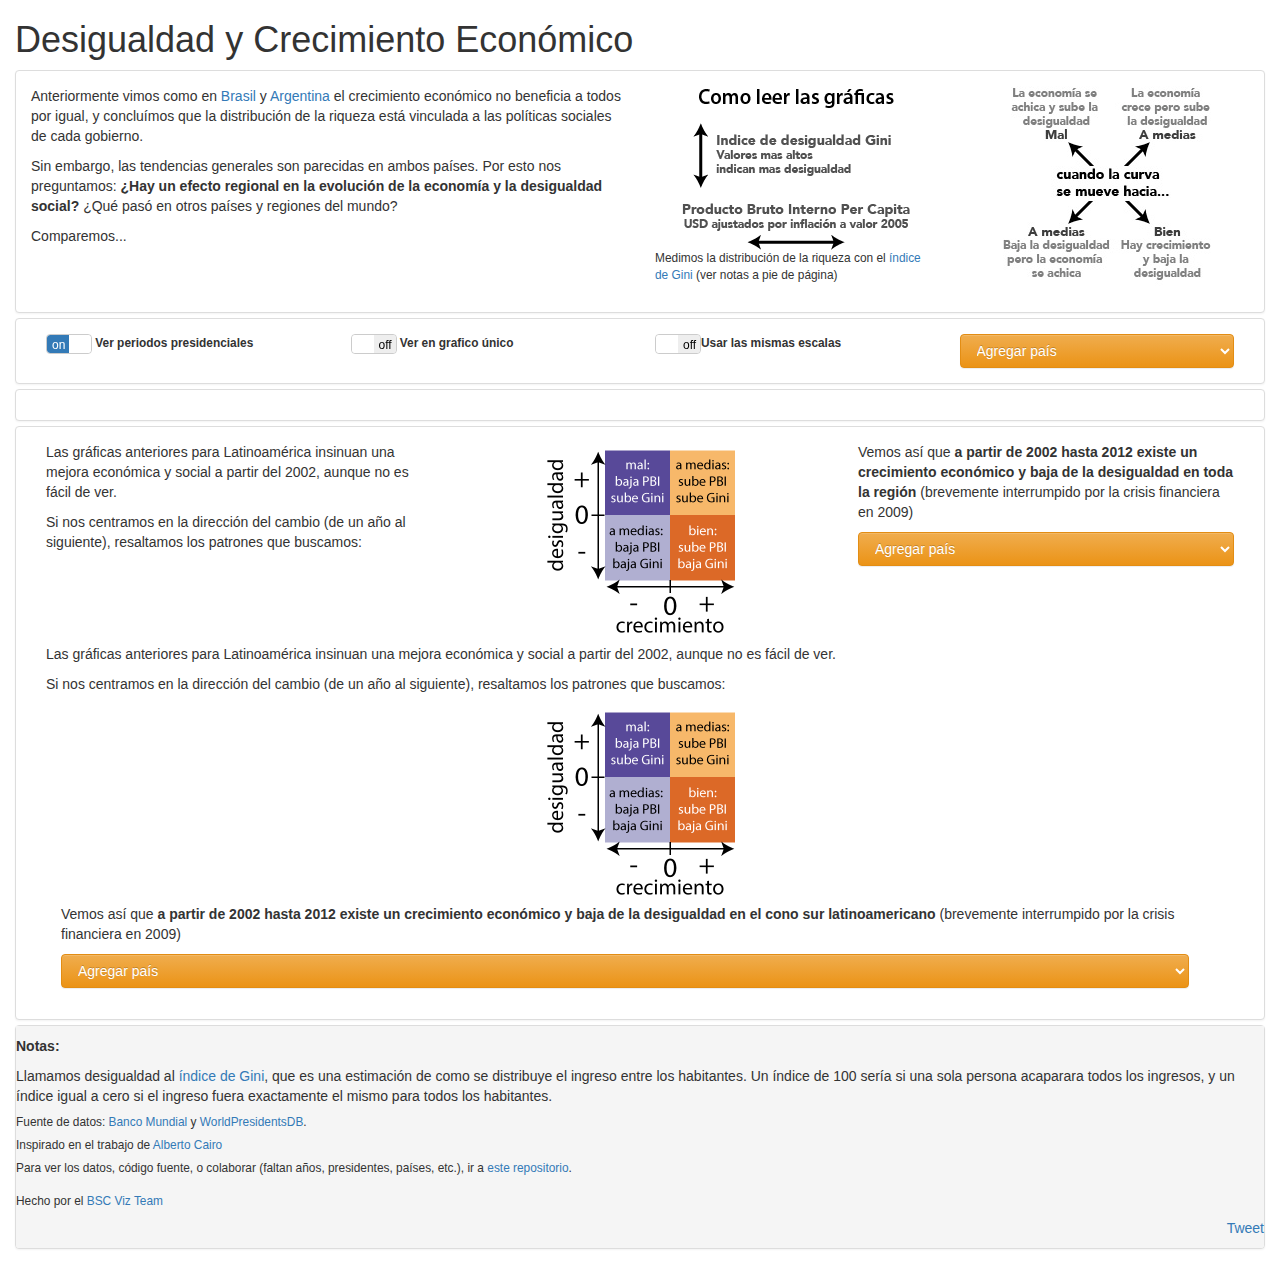
<file: index.html>
<html>

<script src="js/jquery-1.11.2.min.js"></script>
<script src="js/d3.v3.min.js"></script>
<script src="js/queue.v1.min.js"></script>
<script src="js/colorbrewer.js"></script>
<script src="data/countries.js"></script>
<script src="ginis.js"></script>
<link rel="stylesheet" href="css/main.css">

<!-- Bootstrap-->
<link rel="stylesheet" href="css/bootstrap.min.css">
<link rel="stylesheet" href="css/bootstrap-theme.min.css">
<script src="js/bootstrap.min.js"></script>

<!-- Bootstrap switch-->
<link href="css/bootstrap-switch.min.css" rel="stylesheet">
<script src="js/bootstrap-switch.min.js"></script>

<style>
</style>

<head>
</head>

<body>
    <!-- Facebook stuff-->
    <div id="fb-root"></div>
    <script>
        (function (d, s, id) {
            var js, fjs = d.getElementsByTagName(s)[0];
            if (d.getElementById(id)) return;
            js = d.createElement(s);
            js.id = id;
            js.src = "//connect.facebook.net/en_US/sdk.js#xfbml=1&version=v2.5";
            fjs.parentNode.insertBefore(js, fjs);
        }(document, 'script', 'facebook-jssdk'));
    </script>



    <main id="content" role="main">
        <div class="container-fluid">
            <h1>Desigualdad y Crecimiento Econ&oacute;mico
            </h1>
            <div class="panel-group">
                <div class="panel panel-default">
                    <div class="panel-body">
                        <div class="row">
                            <div class="col-md-6">
                                <p>Anteriormente vimos como en <a href="http://www.elartefuncional.com/im/desigualdad.jpg">Brasil</a> y <a href="https://thevizcorner.wordpress.com/2015/11/16/desigualdad-y-crecimiento-economico-en-argentina/">Argentina</a> el crecimiento econ&oacute;mico no beneficia a todos por igual, y conclu&iacute;mos que la distribuci&oacute;n de la riqueza est&aacute; vinculada a las pol&iacute;ticas sociales de cada gobierno.</p>

                                <p>Sin embargo, las tendencias generales son parecidas en ambos pa&iacute;ses. Por esto nos preguntamos: <strong>&iquest;Hay un efecto regional en la evoluci&oacute;n de la econom&iacute;a y la desigualdad social?</strong>
                                    &iquest;Qu&eacute; pas&oacute; en otros pa&iacute;ses y regiones del mundo?
                                </p>

                                <p>Comparemos...
                                </p>
                            </div>
                            <div class="col-xs-6 col-md-3 small">
                                <img src="images/legend_cairo.png" class="img-responsive center-block">

                                <p>Medimos la distribuci&oacute;n de la riqueza con el <a href="https://es.wikipedia.org/wiki/Coeficiente_de_Gini">&iacute;ndice de Gini</a> (ver notas a pie de p&aacute;gina)</p>
                            </div>
                            <div class="col-xs-6 col-md-3">
                                <img src="images/explicacion_direction.jpg" class="img-responsive center-block">

                            </div>


                        </div>
                    </div>
                </div>

                <div class="panel panel-default">
                    <div class="panel-body">

                        <form class="form-inline" role="form">
                            <div class="checkbox h6 col-md-3 small">
                                <label>
                                    <input type="checkbox" class="form-control h6 small" checked="true" name="presidentsMulti"><strong> Ver periodos presidenciales</strong>
                                </label>
                            </div>
                            <div class="checkbox h6 col-md-3 small">
                                <label>
                                    <input type="checkbox" class="form-control" name="multicountryMulti"><strong> Ver en grafico &uacute;nico</strong>
                                </label>
                            </div>
                            <div class="checkbox optionMulti h6 col-md-3 small">
                                <label>
                                    <input type="checkbox" class="form-control" name="escalas"><strong>Usar las mismas escalas</strong>
                                </label>
                            </div>                            
                            <div class="checkbox optionSingle h6 col-md-3 small">
                                <label>
                                    <input type="checkbox" class="form-control" name="reference"><strong>Tomar a&ntilde;o de referencia (2010)</strong>
                                </label>
                            </div>
                            <div class="form-group col-md-3" id="countrySelector">
                                <select class="btn-warning form-control countryList topSelector" style="width:100%;">
                                    <option selected="" disabled="" value="base">Agregar pa&iacute;s</option>
                                </select>
                            </div>

                        </form>

                    </div>
                </div>


                <div class="panel panel-default" id="separatecountriesPanel">
                    <div class="panel-body" id="separatecountries">

                    </div>
                </div>
                <div class="panel panel-default" id="multicountryPanel">
                    <div class="panel-body">

                        <div class="row" id="multicountry">
                            <div class="col-md-12 col-md-12">
                                <div class="chart" id="generalDiv"></div>
                            </div>
                        </div>
                    </div>
                </div>

                <!--Direction Plot -->
                <div class="panel panel-default" id="directionPlot">
                    <div class="panel-body">
                        <div id="horizontalChart" class="col-md-12">
                            <div class="row">
                                <div class="col-sm-4 ">
                                    <p>Las gr&aacute;ficas anteriores para Latinoam&eacute;rica insinuan una mejora econ&oacute;mica y social a partir del 2002, aunque no es f&aacute;cil de ver.</p>
                                    <p>Si nos centramos en la direcci&oacute;n del cambio (de un a&ntilde;o al siguiente), resaltamos los patrones que buscamos:
                                    </p>
                                </div>
                                <div class="col-sm-4 ">
                                    <img src="images/legend_spanish.png" class="center-block" width="100%" style="min-width: 160px; max-width: 200px">
                                </div>


                                <div class="col-sm-4">
                                    <p>Vemos as&iacute; que <strong>a partir de 2002 hasta 2012 existe un crecimiento econ&oacute;mico y baja de la desigualdad en toda la regi&oacute;n</strong> (brevemente interrumpido por la crisis financiera en 2009)</p>
                                    <div class="form-group" id="countrySelector2">
                                        <select class="btn-warning form-control countryList bottomSelector" style="width:100%;">
                                            <option selected="" disabled="" value="base">Agregar pa&iacute;s</option>
                                        </select>
                                    </div>

                                </div>
                            </div>
                            <div class="row">

                                <div class="col-sm-12">
                                    <div class="multichartH"></div>
                                </div>

                            </div>
                            <div class="row col-sm-12">

                            </div>
                        </div>
                        <div id="verticalChart" class="col-md-12">

                            <div class="col-xs-12">
                                <div class="row">

                                    <p>Las gr&aacute;ficas anteriores para Latinoam&eacute;rica insinuan una mejora econ&oacute;mica y social a partir del 2002, aunque no es f&aacute;cil de ver.</p>
                                    <p>Si nos centramos en la direcci&oacute;n del cambio (de un a&ntilde;o al siguiente), resaltamos los patrones que buscamos:
                                    </p>
                                </div>
                                <div class="row">
                                    <img src="images/legend_spanish.png" class="center-block" width="100%" style="min-width: 160px; max-width: 200px">
                                </div>
                                <div class="col-xs-12 row">

                                    <p>Vemos as&iacute; que <strong>a partir de 2002 hasta 2012 existe un crecimiento econ&oacute;mico y baja de la desigualdad en el cono sur latinoamericano</strong> (brevemente interrumpido por la crisis financiera en 2009)</p>
                                    <div class="form-group" id="countrySelector2">
                                        <select class="btn-warning form-control countryList bottomSelector" style="width:100%;">
                                            <option selected="" disabled="" value="base">Agregar pa&iacute;s</option>
                                        </select>
                                    </div>
                                </div>

                            </div>
                            <div class="col-xs-12">
                                <div class="multichartV"></div>
                            </div>
                        </div>

                        <script src="main.js"></script>
                    </div>
                </div>
                <div class="panel panel-default">

                    <!--Social linkies-->
                    <div class="panel-footer">

                        <div class="row">
                            <p><strong>Notas:</strong>
                            </p>
                            <p>Llamamos desigualdad al <a href="https://es.wikipedia.org/wiki/Coeficiente_de_Gini">&iacute;ndice de Gini</a>, que es una estimaci&oacute;n de como se distribuye el ingreso entre los habitantes. Un &iacute;ndice de 100 ser&iacute;a si una sola persona acaparara todos los ingresos, y un &iacute;ndice igual a cero si el ingreso fuera exactamente el mismo para todos los habitantes.</p>
                            <h6 class="small">Fuente de datos: <a href="http://datos.bancomundial.org/">Banco Mundial</a> y <a href="http://www.worldpresidentsdb.com/">WorldPresidentsDB</a>.</h6>
                            <h6 class="small">Inspirado en el trabajo de <a href="http://www.thefunctionalart.com/p/about-author.html">Alberto Cairo</a></h6>
                            <h6 class="small">Para ver los datos, c&oacute;digo fuente, o colaborar (faltan a&ntilde;os, presidentes, pa&iacute;ses, etc.), ir a <a href="http://github.com/fercook/gdpgini">este repositorio</a>.</h6>
                        </div>
                        <div class="row">
                            <h6 class="small ">Hecho por el <a href="http://www.bsc.es/viz/">BSC Viz Team</a></h6>
                            <div class="pull-right">
                                <script src="https://apis.google.com/js/platform.js" async defer></script>
                                <g:plus action="share"></g:plus>
                            </div>

                            <div class="pull-right">
                                <a href="https://twitter.com/share" class="twitter-share-button" {count} data-url="http://www.bsc.es/viz/desigualdad/" data-text="Desigualdad y Crecimiento" data-via="thefercook">Tweet</a>
                                <script>
                                    ! function (d, s, id) {
                                        var js, fjs = d.getElementsByTagName(s)[0],
                                            p = /^http:/.test(d.location) ? 'http' : 'https';
                                        if (!d.getElementById(id)) {
                                            js = d.createElement(s);
                                            js.id = id;
                                            js.src = p + '://platform.twitter.com/widgets.js';
                                            fjs.parentNode.insertBefore(js, fjs);
                                        }
                                    }(document, 'script', 'twitter-wjs');
                                </script>
                            </div>
                            <div class="pull-right">
                                <div class="fb-share-button" data-href="http://www.bsc.es/viz/desigualdad/" data-layout="button">
                                </div>
                            </div>
                        </div>

                    </div>
                </div>
            </div>
        </div>
    </main>
    <script>
        $(window).resize(drawCharts);
    </script>
<script>
  (function(i,s,o,g,r,a,m){i['GoogleAnalyticsObject']=r;i[r]=i[r]||function(){
  (i[r].q=i[r].q||[]).push(arguments)},i[r].l=1*new Date();a=s.createElement(o),
  m=s.getElementsByTagName(o)[0];a.async=1;a.src=g;m.parentNode.insertBefore(a,m)
  })(window,document,'script','//www.google-analytics.com/analytics.js','ga');

  ga('create', 'UA-65108876-4', 'auto');
  ga('send', 'pageview');

</script>

</body>
</file>
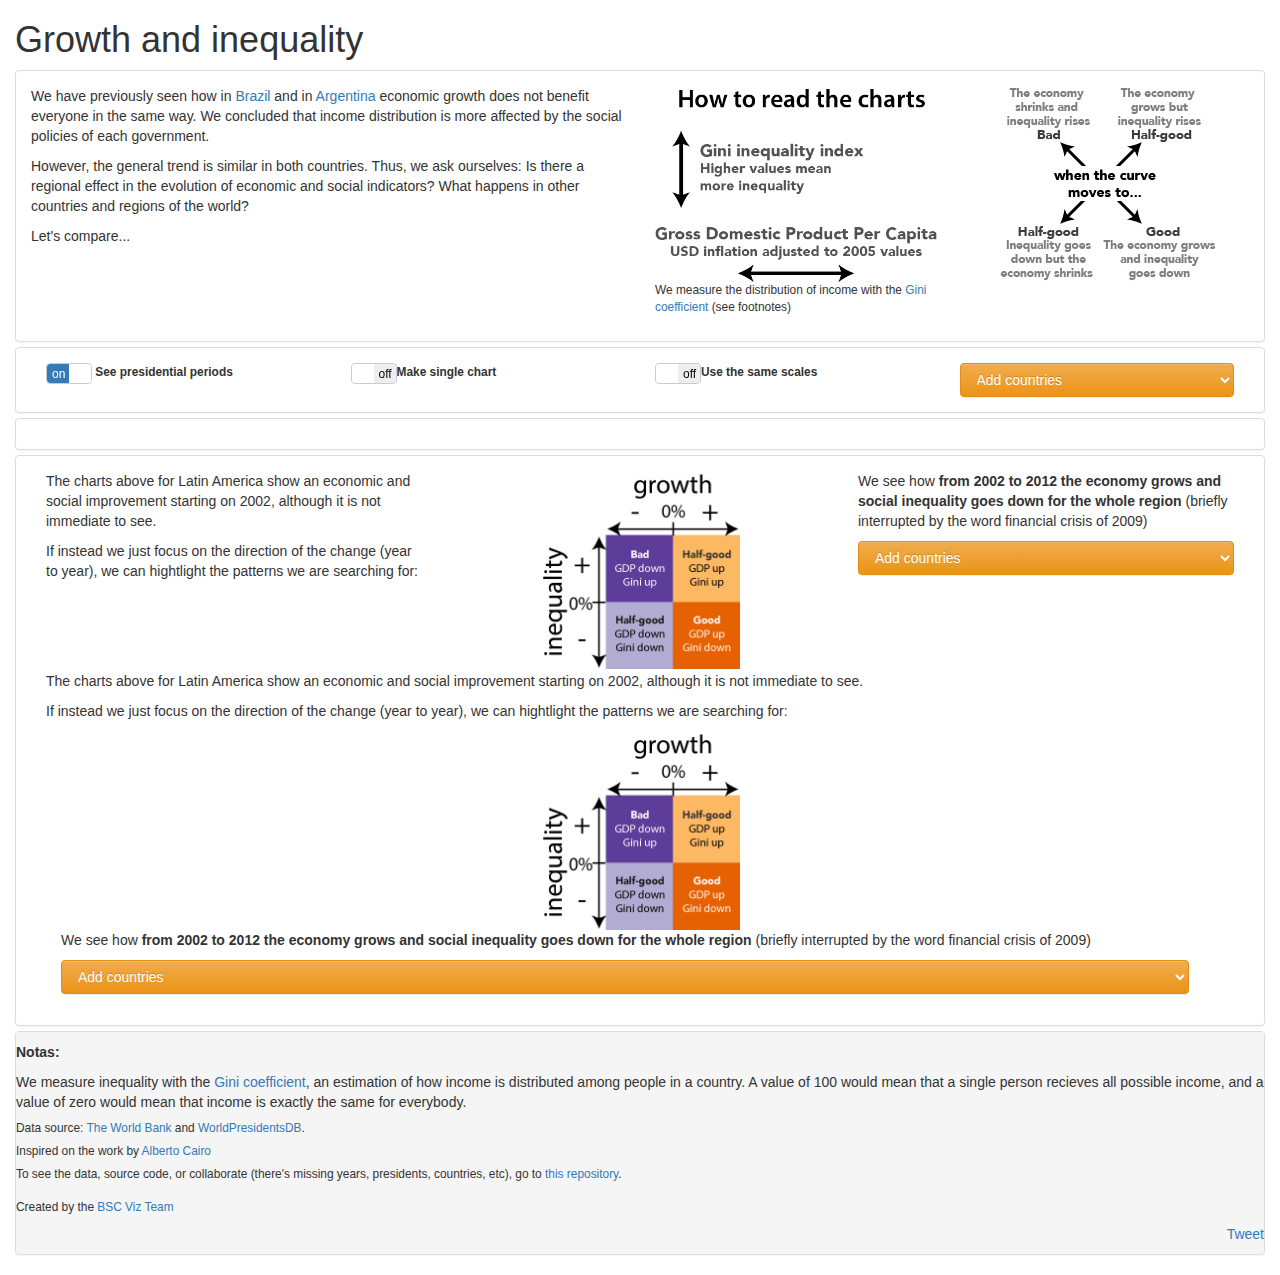
<file: index_en.html>
<html>

<script src="js/jquery-1.11.2.min.js"></script>
<script src="js/d3.v3.min.js"></script>
<script src="js/queue.v1.min.js"></script>
<script src="js/colorbrewer.js"></script>
<script src="data/countries.js"></script>
<script src="ginis.js"></script>
<link rel="stylesheet" href="css/main.css">

<!-- Bootstrap-->
<link rel="stylesheet" href="css/bootstrap.min.css">
<link rel="stylesheet" href="css/bootstrap-theme.min.css">
<script src="js/bootstrap.min.js"></script>

<!-- Bootstrap switch-->
<link href="css/bootstrap-switch.min.css" rel="stylesheet">
<script src="js/bootstrap-switch.min.js"></script>

<style>
</style>

<head>
</head>

<body>
    <!-- Facebook stuff-->
    <div id="fb-root"></div>
    <script>
        (function (d, s, id) {
            var js, fjs = d.getElementsByTagName(s)[0];
            if (d.getElementById(id)) return;
            js = d.createElement(s);
            js.id = id;
            js.src = "//connect.facebook.net/en_US/sdk.js#xfbml=1&version=v2.5";
            fjs.parentNode.insertBefore(js, fjs);
        }(document, 'script', 'facebook-jssdk'));
    </script>



    <main id="content" role="main">
        <div class="container-fluid">
            <h1>Growth and inequality
            </h1>
            <div class="panel-group">
                <div class="panel panel-default">
                    <div class="panel-body">
                        <div class="row">
                            <div class="col-md-6">
                                <p>We have previously seen how in <a href="http://www.elartefuncional.com/im/desigualdad.jpg">Brazil</a> and in <a href="https://thevizcorner.wordpress.com/2015/11/18/inequality-and-economic-growth-in-argentina/">Argentina</a> economic growth does not benefit everyone in the same way. We concluded that income distribution is more affected by the social policies of each government.</p>

                                <p>However, the general trend is similar in both countries. Thus, we ask ourselves: Is there a regional effect in the evolution of economic and social indicators?</strong>
                                    What happens in other countries and regions of the world?
                                </p>

                                <p>Let's compare...
                                </p>
                            </div>
                            <div class="col-xs-6 col-md-3 small">
                                <img src="images/legend_cairo_english.png" class="img-responsive center-block">

                                <p>We measure the distribution of income with the  <a href="https://en.wikipedia.org/wiki/Gini_coefficient">Gini coefficient</a> (see footnotes)</p>
                            </div>
                            <div class="col-xs-6 col-md-3">
                                <img src="images/explicacion_direction_english.jpg" class="img-responsive center-block">

                            </div>


                        </div>
                    </div>
                </div>

                <div class="panel panel-default">
                    <div class="panel-body">

                        <form class="form-inline" role="form">
                            <div class="checkbox h6 col-md-3 small">
                                <label>
                                    <input type="checkbox" class="form-control h6 small" checked="true" name="presidentsMulti"><strong> See presidential periods</strong>
                                </label>
                            </div>
                            <div class="checkbox h6 col-md-3 small">
                                <label>
                                    <input type="checkbox" class="form-control" name="multicountryMulti"><strong>Make single chart</strong>
                                </label>
                            </div>
                            <div class="checkbox optionMulti h6 col-md-3 small">
                                <label>
                                    <input type="checkbox" class="form-control" name="escalas"><strong>Use the same scales</strong>
                                </label>
                            </div>                            
                            <div class="checkbox optionSingle h6 col-md-3 small">
                                <label>
                                    <input type="checkbox" class="form-control" name="reference"><strong>Use a reference year (2010)</strong>
                                </label>
                            </div>
                            <div class="form-group col-md-3" id="countrySelector">
                                <select class="btn-warning form-control countryList topSelector" style="width:100%;">
                                    <option selected="" disabled="" value="base">Add countries</option>
                                </select>
                            </div>

                        </form>

                    </div>
                </div>


                <div class="panel panel-default" id="separatecountriesPanel">
                    <div class="panel-body" id="separatecountries">

                    </div>
                </div>
                <div class="panel panel-default" id="multicountryPanel">
                    <div class="panel-body">

                        <div class="row" id="multicountry">
                            <div class="col-md-12 col-md-12">
                                <div class="chart" id="generalDiv"></div>
                            </div>
                        </div>
                    </div>
                </div>

                <!--Direction Plot -->
                <div class="panel panel-default" id="directionPlot">
                    <div class="panel-body">
                        <div id="horizontalChart" class="col-md-12">
                            <div class="row">
                                <div class="col-sm-4 ">
                                    <p>The charts above for Latin America show an economic and social improvement starting on 2002, although it is not immediate to see.</p>
                                    <p>If instead we just focus on the direction of the change (year to year), we can hightlight the patterns we are searching for:
                                    </p>
                                </div>
                                <div class="col-sm-4 ">
                                    <img src="images/legend_english.png" class="center-block" width="100%" style="min-width: 160px; max-width: 200px">
                                </div>


                                <div class="col-sm-4">
                                    <p>We see how  <strong>from 2002 to 2012 the economy grows and social inequality goes down for the whole region</strong> (briefly interrupted by the word financial crisis of 2009)</p>
                                    <div class="form-group" id="countrySelector2">
                                        <select class="btn-warning form-control countryList bottomSelector" style="width:100%;">
                                            <option selected="" disabled="" value="base">Add countries</option>
                                        </select>
                                    </div>

                                </div>
                            </div>
                            <div class="row">

                                <div class="col-sm-12">
                                    <div class="multichartH"></div>
                                </div>

                            </div>
                            <div class="row col-sm-12">

                            </div>
                        </div>
                        <div id="verticalChart" class="col-md-12">

                            <div class="col-xs-12">
                                <div class="row">

                                    <p>The charts above for Latin America show an economic and social improvement starting on 2002, although it is not immediate to see.</p>
                                    <p>If instead we just focus on the direction of the change (year to year), we can hightlight the patterns we are searching for:
                                    </p>
                                </div>
                                <div class="row">
                                    <img src="images/legend_english.png" class="center-block" width="100%" style="min-width: 160px; max-width: 200px">
                                </div>
                                <div class="col-xs-12 row">

                                    <p>We see how  <strong>from 2002 to 2012 the economy grows and social inequality goes down for the whole region</strong> (briefly interrupted by the word financial crisis of 2009)</p>
                                    <div class="form-group" id="countrySelector2">
                                        <select class="btn-warning form-control countryList bottomSelector" style="width:100%;">
                                            <option selected="" disabled="" value="base">Add countries</option>
                                        </select>
                                    </div>
                                </div>

                            </div>
                            <div class="col-xs-12">
                                <div class="multichartV"></div>
                            </div>
                        </div>

                        <script src="main.js"></script>
                    </div>
                </div>
                <div class="panel panel-default">

                    <!--Social linkies-->
                    <div class="panel-footer">

                        <div class="row">
                            <p><strong>Notas:</strong>
                            </p>
                            <p>We measure inequality with the <a href="https://en.wikipedia.org/wiki/Gini_coefficient">Gini coefficient</a>, an estimation of how income is distributed among people in a country. A value of 100 would mean that a single person recieves all possible income, and a value of zero would mean that income is exactly the same for everybody.</p>
                            <h6 class="small">Data source: <a href="http://data.worldbank.org/">The World Bank</a> and <a href="http://www.worldpresidentsdb.com/">WorldPresidentsDB</a>.</h6>
                            <h6 class="small">Inspired on the work by <a href="http://www.thefunctionalart.com/p/about-author.html">Alberto Cairo</a></h6>
                            <h6 class="small">To see the data, source code, or collaborate (there's missing years, presidents, countries, etc), go to <a href="http://github.com/fercook/gdpgini">this repository</a>.</h6>
                        </div>
                        <div class="row">
                            <h6 class="small ">Created by the <a href="http://www.bsc.es/viz/">BSC Viz Team</a></h6>
                            <div class="pull-right">
                                <script src="https://apis.google.com/js/platform.js" async defer></script>
                                <g:plus action="share"></g:plus>
                            </div>

                            <div class="pull-right">
                                <a href="https://twitter.com/share" class="twitter-share-button" {count} data-url="http://www.bsc.es/viz/inequality/" data-text="Growth and inequality" data-via="thefercook">Tweet</a>
                                <script>
                                    ! function (d, s, id) {
                                        var js, fjs = d.getElementsByTagName(s)[0],
                                            p = /^http:/.test(d.location) ? 'http' : 'https';
                                        if (!d.getElementById(id)) {
                                            js = d.createElement(s);
                                            js.id = id;
                                            js.src = p + '://platform.twitter.com/widgets.js';
                                            fjs.parentNode.insertBefore(js, fjs);
                                        }
                                    }(document, 'script', 'twitter-wjs');
                                </script>
                            </div>
                            <div class="pull-right">
                                <div class="fb-share-button" data-href="http://www.bsc.es/viz/inequality/" data-layout="button">
                                </div>
                            </div>
                        </div>

                    </div>
                </div>
            </div>
        </div>
    </main>
    <script>
        $(window).resize(drawCharts);
    </script>

    <script>
  (function(i,s,o,g,r,a,m){i['GoogleAnalyticsObject']=r;i[r]=i[r]||function(){
  (i[r].q=i[r].q||[]).push(arguments)},i[r].l=1*new Date();a=s.createElement(o),
  m=s.getElementsByTagName(o)[0];a.async=1;a.src=g;m.parentNode.insertBefore(a,m)
  })(window,document,'script','//www.google-analytics.com/analytics.js','ga');

  ga('create', 'UA-65108876-4', 'auto');
  ga('send', 'pageview');

</script>
<script>
  (function(i,s,o,g,r,a,m){i['GoogleAnalyticsObject']=r;i[r]=i[r]||function(){
  (i[r].q=i[r].q||[]).push(arguments)},i[r].l=1*new Date();a=s.createElement(o),
  m=s.getElementsByTagName(o)[0];a.async=1;a.src=g;m.parentNode.insertBefore(a,m)
  })(window,document,'script','//www.google-analytics.com/analytics.js','ga');

  ga('create', 'UA-65108876-4', 'auto');
  ga('send', 'pageview');

</script>

</body>
</file>
<file: css/main.css>
body {
    margin: 0px
}
.chart {
    align-content: flex-end;
}
.title text {
    fill: black;
    font: bold;
    text-anchor: end;
}
.chart text {
    fill: grey;
    font: 10px sans-serif;
    text-anchor: start;
}
.multichart text {
    fill: grey;
    font: 12px sans-serif;
}
.axis {
    shape-rendering: crispEdges;
}
.x.axis line {
    stroke: grey;
}
.x.axis.minor {
    stroke-opacity: .5;
}
.x.axis path {
    display: none;
}
.y.axis line {
    stroke: grey;
}
.y.axis .minor {
    stroke-opacity: .5;
}
.y.axis path {
    display: none;
}
.highlight {
    stroke: white;
    stroke-width: 3px;
}
.passive {
    opacity: 0.1;
}
.multichart.years {
    fill: grey;
    font: 10px sans-serif;
}
.years path {
    display: none;
}
.years line {
    stroke: grey;
}
.no_interaction {
    pointer-events: none;
}
.caption {
    margin: 0 auto;
}
.bootstrap-switch {
    height: 1.7em
}
.thumbnail.legend {
    border: 0 none;
    box-shadow: none;
}
div.tooltip {
    position: absolute;
    text-align: center;
    align-content: center;
    //width: 100px;
    height: 40px;
    border: 1px;
    border-radius: 3px;
    top: 100px;
    left: 5px;
    padding-top: 10px;
    padding-bottom: 10px;
    font: 16px sans-serif;
    background: rgba(255, 255, 255, 0.5);
    pointer-events: none;
    /*review this font-family: 'lato_regular', arial; */
}
.vcenter {
    display: inline-block;
    vertical-align: middle;
    float: none;
}
</file>
